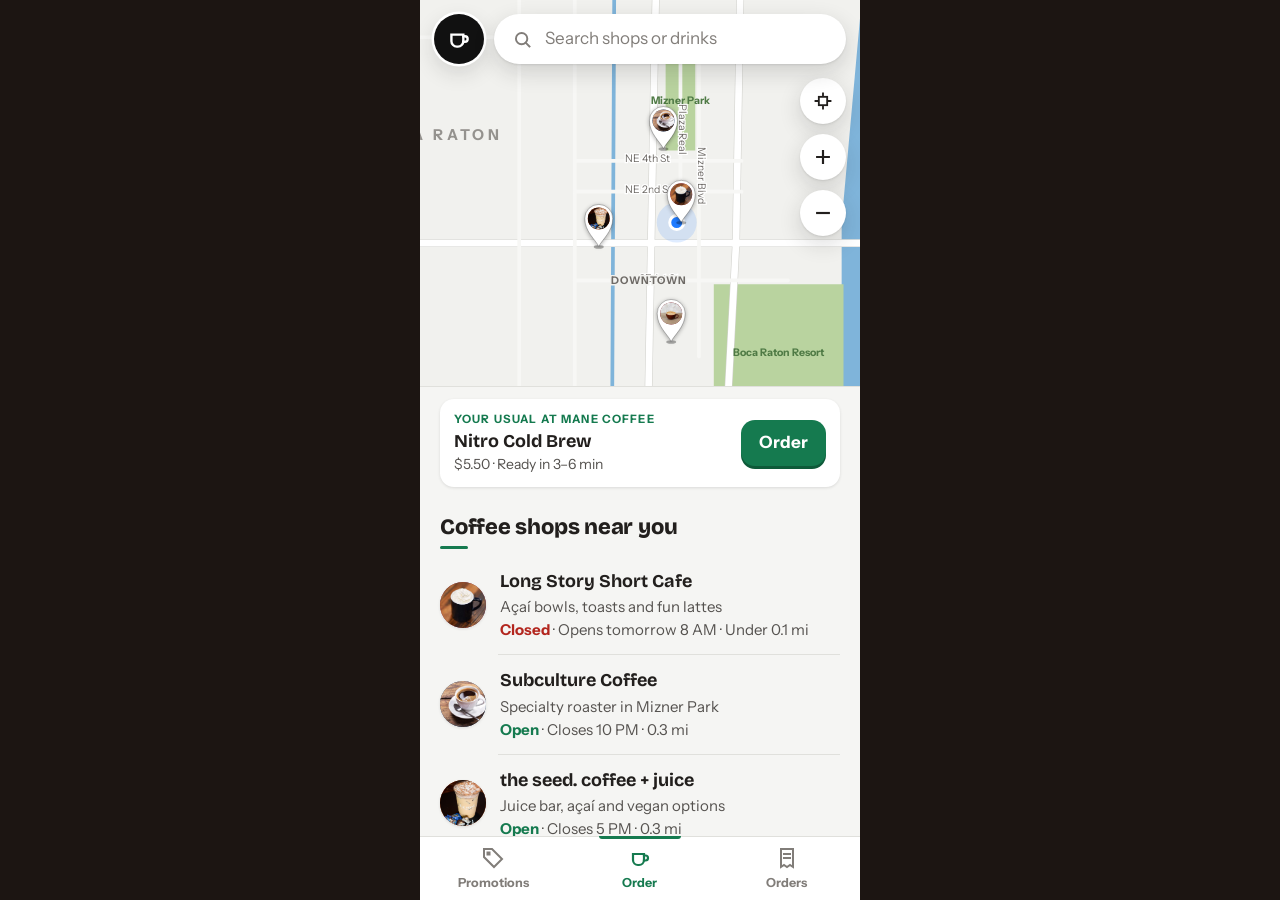
<file: index.html>
<!DOCTYPE html>
<html lang="en">
<head>
<meta charset="utf-8">
<meta name="viewport" content="width=device-width, initial-scale=1, viewport-fit=cover">
<title>On the Go</title>
<meta name="description" content="Order ahead from Boca Raton coffee shops and pick it up on your way.">
<meta name="theme-color" content="#F5F5F3">
<link rel="apple-touch-icon" href="img/icon/apple-touch-icon.png">
<link rel="icon" type="image/png" sizes="192x192" href="img/icon/icon-192.png">
<link rel="manifest" href="manifest.webmanifest">
<meta name="apple-mobile-web-app-title" content="On the Go">
<meta name="apple-mobile-web-app-capable" content="yes">
<link rel="preconnect" href="https://fonts.googleapis.com">
<link rel="preconnect" href="https://fonts.gstatic.com" crossorigin>
<link rel="stylesheet" href="https://fonts.googleapis.com/css2?family=Bricolage+Grotesque:opsz,wght@12..96,700;12..96,800&family=Instrument+Sans:wght@400;500;600;700&display=swap">
<link rel="stylesheet" href="css/styles.css">
</head>
<body>
<!--OTG-START-->
<div class="stage">
<div class="app" id="app">

  <section class="screen has-tabs is-active" data-screen="map" aria-label="Order">
    <div class="map-area">
      <svg class="map-svg" id="mapSvg" viewBox="0 0 1300 1300" preserveAspectRatio="xMidYMid slice" role="img" aria-label="Map of coffee shops in Boca Raton"></svg>
      <div class="float-top">
        <span class="logo" id="logo" aria-hidden="true"></span>
        <label class="search"><span id="searchIcon" aria-hidden="true"></span>
          <input id="q" type="search" placeholder="Search shops or drinks" autocomplete="off" enterkeyhint="search" aria-label="Search coffee shops or drinks">
          <button class="clear" id="qClear" type="button" hidden>Clear</button>
        </label>
      </div>
      <div class="map-credit">Imagery © Esri, Maxar, Earthstar Geographics</div>
      <div class="map-btns">
        <button class="round" id="locate" aria-label="Show my location"></button>
        <button class="round" id="zoomIn" aria-label="Zoom in"></button>
        <button class="round" id="zoomOut" aria-label="Zoom out"></button>
      </div>
    </div>
    <div class="sheet" id="sheet"><div class="sheet-body" id="sheetBody"></div></div>
  </section>

  <section class="screen" data-screen="menu" aria-label="Menu">
    <div class="nav"><button class="back" data-back><span class="bk"></span>Back to map</button><h1 id="menuTitle" class="sr-only"></h1></div>
    <div class="scroll" id="menuBody"></div>
    <div class="bottom-bar" id="cartBar" hidden></div>
  </section>

  <section class="screen" data-screen="cart" aria-label="Your order">
    <div class="nav"><button class="back" data-go="menu"><span class="bk"></span>Menu</button><h1>Your order</h1></div>
    <div class="scroll" id="cartBody"></div>
    <div class="bottom-bar" id="placeBar"></div>
  </section>

  <section class="screen has-tabs" data-screen="specials" aria-label="Promotions">
    <div class="scroll" id="specialsBody"></div>
  </section>

  <section class="screen has-tabs" data-screen="orders" aria-label="Orders">
    <div class="scroll" id="ordersBody"></div>
  </section>

  <nav class="tabbar" id="tabbar" aria-label="Main">
    <button class="tab" data-go="specials" data-icon="tag">Promotions</button>
    <button class="tab is-active" data-go="map" data-icon="cup">Order</button>
    <button class="tab" data-go="orders" data-icon="receipt">Orders</button>
  </nav>

  <div class="modal" id="itemModal" role="dialog" aria-modal="true" aria-labelledby="itemTitle">
    <div class="nav"><button class="back" data-close><span class="bk"></span>Menu</button></div>
    <div class="modal-body" id="modalBody"></div>
    <div class="modal-foot" id="modalFoot"></div>
  </div>
</div>
</div>
<!--OTG-END-->
<script src="js/photos.js"></script>
<script src="js/mapdata.js"></script>
<script src="js/data.js"></script>
<script src="js/app.js"></script>
</body>
</html>
</file>
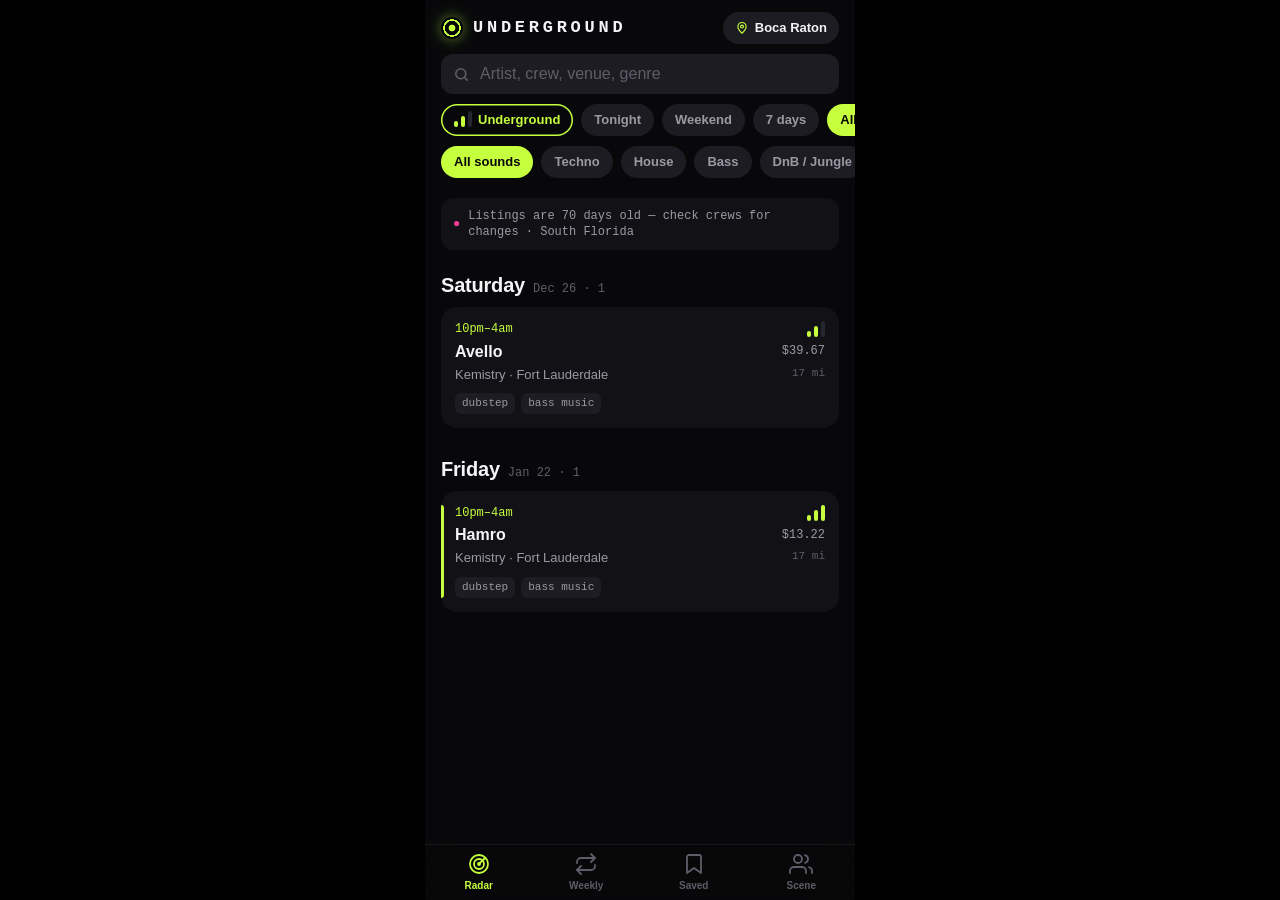
<file: underground/index.html>
<!DOCTYPE html>
<html lang="en">
<head>
<meta charset="utf-8">
<meta name="viewport" content="width=device-width, initial-scale=1, viewport-fit=cover">
<title>Underground</title>
<meta name="description" content="Find underground raves, warehouse parties and club nights across South Florida.">
<meta name="theme-color" content="#08080A">
<link rel="stylesheet" href="css/styles.css">
</head>
<body>
<div class="stage">
<div class="app" id="app">

  <section class="screen has-tabs is-active" data-screen="radar" aria-label="Radar">
    <header class="top">
      <div class="brand">
        <span class="mark" aria-hidden="true"></span>
        <h1>UNDERGROUND</h1>
        <button class="loc" id="locBtn" type="button" aria-label="Change location"></button>
      </div>
      <label class="search">
        <span class="ico" data-icon="search" aria-hidden="true"></span>
        <input id="q" type="search" placeholder="Artist, crew, venue, genre" autocomplete="off" enterkeyhint="search" aria-label="Search raves">
        <button class="clear" id="qClear" type="button" aria-label="Clear search" hidden></button>
      </label>
      <div class="chips scroller" id="whenChips" aria-label="Filters"></div>
      <div class="chips scroller" id="genreChips" aria-label="Sound"></div>
    </header>
    <div class="scroll" id="feed"></div>
  </section>

  <section class="screen has-tabs" data-screen="weekly" aria-label="Weekly">
    <header class="top plain"><h2>Every week</h2><p class="sub">Standing nights. Show up, become a regular, meet the crews.</p></header>
    <div class="scroll" id="weekly"></div>
  </section>

  <section class="screen has-tabs" data-screen="saved" aria-label="Saved">
    <header class="top plain"><h2>Saved</h2><p class="sub">Your lineup. Add to calendar before the details drop.</p></header>
    <div class="scroll" id="saved"></div>
  </section>

  <section class="screen has-tabs" data-screen="scene" aria-label="Scene">
    <header class="top plain"><h2>The scene</h2><p class="sub">How people actually find the good ones.</p></header>
    <div class="scroll" id="scene"></div>
  </section>

  <nav class="tabbar" aria-label="Main">
    <button class="tab is-active" data-go="radar" data-icon="radar">Radar</button>
    <button class="tab" data-go="weekly" data-icon="repeat">Weekly</button>
    <button class="tab" data-go="saved" data-icon="bookmark">Saved</button>
    <button class="tab" data-go="scene" data-icon="users">Scene</button>
  </nav>

  <div class="modal" id="modal" role="dialog" aria-modal="true" aria-label="Event">
    <div class="scrim" data-close></div>
    <div class="panel">
      <div class="grabber" aria-hidden="true"></div>
      <div class="panel-body" id="modalBody"></div>
    </div>
  </div>

  <div class="toast" id="toast" role="status" aria-live="polite"></div>
</div>
</div>
<script src="js/events.js"></script>
<script src="js/app.js"></script>
</body>
</html>
</file>
<file: css/styles.css>
/* On the Go
   Three looks, switchable from the Orders tab. Each one colors the whole screen: ground, bars,
   cards, section marks, map. One "hot" color is reserved for the thing to do next (place order,
   add to bag, live ready-time) and nothing else; "accent" covers checks, active states and
   secondary fills. Type: Bricolage Grotesque for names and numbers, Instrument Sans for the rest.
   Round for anything that floats or identifies a shop (logo, search, pins, tiles); 14px on
   controls and cards. Text 16px+, taps 44px+, contrast 4.5:1+. */

/* Boca Stucco (default): neutral ground (pink tint off for now), espresso ink, palm green for actions. */
.app, .app[data-look="stucco"] {
  --bg: #F5F5F3; --surface: #FFFFFF; --soft: #E6E6E3; --tint: #DDEBE0; --deep: #221F1D;
  --ink: #221F1D; --ink-2: #55524F; --ink-3: #817D79; --line: #E0E0DC;
  --accent: #157A4F; --on-accent: #FFFFFF; --accent-edge: #0E5A39;
  --hot: #157A4F; --on-hot: #FFFFFF; --hot-edge: #0E5A39;
  --nav-bg: #221F1D; --nav-fg: #F5F5F3;
  --tab-bg: #FFFFFF; --tab-fg: #817D79; --tab-on: #157A4F; --tab-line: #E0E0DC;
  --link: #157A4F; --ok: #157A4F; --closed: #B3261E; --sun: #FFD166; --on-sun: #221F1D;
  --map-land: #F1F1EE; --map-block: #E4E4E0; --map-water: #7FB4DA; --map-park: #B9D39F; --map-campus: #EAEAE6;
  --map-road: #FFFFFF; --map-road-minor: #F7F7F5; --map-hwy: #F0C97C; --map-casing: #D2D2CD; --map-label: #6E6A66; --map-water-label: #25587F; --map-halo: #F1F1EE;
  --me: #1F7BFF; --shadow: 0 1px 2px rgba(34,31,29,.10), 0 8px 22px rgba(34,31,29,.16); --shadow-sm: 0 1px 3px rgba(34,31,29,.12);
  --r: 14px; --r-btn: 14px; --tee: #FFFFFF; --tee-edge: #221F1D;
  --tab-h: 64px;
  --font: "Instrument Sans", -apple-system, BlinkMacSystemFont, "Segoe UI", Roboto, "Helvetica Neue", Arial, sans-serif;
  --font-display: "Bricolage Grotesque", "Instrument Sans", -apple-system, BlinkMacSystemFont, "Segoe UI", Roboto, Arial, sans-serif;
}
/* Florida Room: buttermilk ground, pine ink, hibiscus coral for actions. */
.app[data-look="florida"] {
  --bg: #F3EACB; --surface: #FFFCF0; --soft: #E9DDB2; --tint: #E3E8D2; --deep: #17352A;
  --ink: #17352A; --ink-2: #4F6156; --ink-3: #7A8A7E; --line: #E0D4AE;
  --accent: #17352A; --on-accent: #F3EACB; --accent-edge: #0B1F17;
  --hot: #EF5A45; --on-hot: #17352A; --hot-edge: #C43F2D;
  --nav-bg: #17352A; --nav-fg: #F3EACB;
  --tab-bg: #17352A; --tab-fg: #A9BDB1; --tab-on: #EF5A45; --tab-line: #17352A;
  --link: #17352A; --ok: #1E7A34; --closed: #B3261E; --sun: #FFD166; --on-sun: #17352A;
  --map-land: #EFE6C7; --map-block: #E5DAB3; --map-water: #92C5CE; --map-park: #BFD6A3; --map-campus: #E9E0C1;
  --map-road: #FFFCF0; --map-road-minor: #F6EFD6; --map-hwy: #F2CF7A; --map-casing: #D6CCA4; --map-label: #6B705E; --map-water-label: #2F6F6C; --map-halo: #EFE6C7;
  --shadow: 0 1px 2px rgba(23,53,42,.10), 0 8px 22px rgba(23,53,42,.16); --shadow-sm: 0 1px 3px rgba(23,53,42,.12);
  --tee: #FFFCF0; --tee-edge: #17352A;
}
/* Gotham: night city. Charcoal, steel text, one crimson for the next move. */
.app[data-look="gotham"] {
  color-scheme: dark;
  --bg: #0D1017; --surface: #171B24; --soft: #222836; --tint: #2A1620; --deep: #EEF1F6;
  --ink: #EEF1F6; --ink-2: #A6AFBE; --ink-3: #6C7688; --line: #262C3A;
  --accent: #D11A3A; --on-accent: #FFFFFF; --accent-edge: #8E0F27;
  --hot: #D11A3A; --on-hot: #FFFFFF; --hot-edge: #8E0F27;
  --nav-bg: #171B24; --nav-fg: #EEF1F6;
  --tab-bg: #0D1017; --tab-fg: #6C7688; --tab-on: #D11A3A; --tab-line: #262C3A;
  --link: #EEF1F6; --ok: #58D18C; --closed: #FF7A85; --sun: #FFD166; --on-sun: #0D1017;
  --map-land: #11141B; --map-block: #181C25; --map-water: #16304A; --map-park: #16281D; --map-campus: #1A1E27;
  --map-road: #2E3543; --map-road-minor: #202632; --map-hwy: #52402A; --map-casing: #0D1017; --map-label: #8C96A8; --map-water-label: #6B9BD1; --map-halo: #11141B;
  --shadow: 0 1px 2px rgba(0,0,0,.5), 0 10px 26px rgba(0,0,0,.6); --shadow-sm: 0 0 0 1px #262C3A;
  --tee: #EEF1F6; --tee-edge: #0D1017;
}
.app[data-look="gotham"] .sheet, .app[data-look="gotham"] .cats, .app[data-look="gotham"] .bottom-bar, .app[data-look="gotham"] .modal-foot { border-color: var(--line); }
.app[data-look="gotham"] .logo { background: var(--surface); color: var(--ink); box-shadow: 0 0 0 2px var(--line), var(--shadow); }
.app[data-look="gotham"] .search, .app[data-look="gotham"] .round { box-shadow: 0 0 0 1px var(--line), var(--shadow); }
.app[data-look="gotham"] .box { border-color: var(--ink-3); }
.app[data-look="gotham"] .btn--line { box-shadow: inset 0 0 0 2px var(--ink-3); }
.app[data-look="gotham"] .been-badge circle { fill: var(--ink); }
.app[data-look="gotham"] .been-badge path { stroke: var(--bg); }
.app[data-look="gotham"] .cat.is-on, .app[data-look="gotham"] .look button.is-on { background: var(--ink); color: var(--bg); }
.app[data-look="gotham"] .pick { background: var(--tint); color: #FF8A9C; }
.app[data-look="gotham"] .eta-box b, .app[data-look="gotham"] .status .big { color: #FF8A9C; }

* { box-sizing: border-box; -webkit-tap-highlight-color: transparent; }
[hidden] { display: none !important; }
html, body { height: 100%; }
body { margin: 0; background: #1C1512; color: #F6E4DD; font-family: "Instrument Sans", -apple-system, BlinkMacSystemFont, "Segoe UI", Roboto, "Helvetica Neue", Arial, sans-serif; font-size: 17px; line-height: 1.4; -webkit-font-smoothing: antialiased; }
button, input { font: inherit; color: inherit; }
button { cursor: pointer; border: 0; background: none; padding: 0; text-align: inherit; }
:focus-visible { outline: 3px solid var(--hot); outline-offset: 2px; }
h1, h2, h3, p { margin: 0; }
svg { display: block; }
a { color: var(--link); }
@media (prefers-reduced-motion: reduce) { * { animation: none !important; transition: none !important; scroll-behavior: auto !important; } }
.sr-only { position: absolute; width: 1px; height: 1px; overflow: hidden; clip: rect(0 0 0 0); white-space: nowrap; }

/* ---------- shell ---------- */
.stage { height: 100%; display: flex; justify-content: center; }
.app { position: relative; width: 100%; max-width: 440px; height: 100%; background: var(--bg); color: var(--ink); overflow: hidden; font-family: var(--font); }
.screen { position: absolute; inset: 0; display: none; flex-direction: column; background: var(--bg); }
.screen.is-active { display: flex; }
.scroll { flex: 1; overflow-y: auto; overscroll-behavior: contain; }
.has-tabs .scroll { padding-bottom: calc(var(--tab-h) + env(safe-area-inset-bottom, 0px)); }
.grow { flex: 1; min-width: 0; }

.nav { flex: none; display: flex; align-items: center; gap: 4px; min-height: 44px; padding: 0 8px 0 4px; background: var(--nav-bg); color: var(--nav-fg); }
.nav .back { display: flex; align-items: center; height: 44px; padding: 0 10px 0 4px; font-size: 15px; font-weight: 600; color: var(--nav-fg); }
.nav .back svg { width: 20px; height: 20px; }
.nav h1 { font-family: var(--font-display); font-size: 16px; font-weight: 700; white-space: nowrap; overflow: hidden; text-overflow: ellipsis; }
.page-title { font-family: var(--font-display); font-size: 34px; font-weight: 800; letter-spacing: -0.02em; padding: 22px 20px 6px; }

.tabbar { position: absolute; left: 0; right: 0; bottom: 0; z-index: 30; display: grid; grid-template-columns: 1fr 1fr 1fr;
  height: calc(var(--tab-h) + env(safe-area-inset-bottom, 0px)); padding-bottom: env(safe-area-inset-bottom, 0px); background: var(--tab-bg); border-top: 1px solid var(--tab-line); }
.tab { position: relative; display: flex; flex-direction: column; align-items: center; justify-content: center; gap: 4px; font-size: 12.5px; font-weight: 700; color: var(--tab-fg); }
.tab::before { content: ""; position: absolute; top: -1px; left: 22%; right: 22%; height: 3px; border-radius: 0 0 3px 3px; background: transparent; }
.tab svg { width: 24px; height: 24px; }
.tab.is-active { color: var(--tab-on); }
.tab.is-active::before { background: var(--tab-on); }

/* ---------- controls ---------- */
.btn { display: flex; align-items: center; justify-content: center; gap: 10px; min-height: 56px; padding: 0 22px; border-radius: var(--r-btn); background: var(--accent); color: var(--on-accent); font-size: 17px; font-weight: 700; width: 100%; text-decoration: none; box-shadow: 0 3px 0 var(--accent-edge); transition: filter .15s, transform .08s, box-shadow .08s; }
.btn:hover { filter: brightness(1.06); }
.btn:active { transform: translateY(2px); box-shadow: 0 1px 0 var(--accent-edge); }
.btn--line { background: var(--surface); color: var(--ink); box-shadow: inset 0 0 0 2px var(--ink); }
.btn--line:active { box-shadow: inset 0 0 0 2px var(--ink); transform: scale(.985); }
.btn--hot { background: var(--hot); color: var(--on-hot); box-shadow: 0 3px 0 var(--hot-edge); }
.btn--hot:active { box-shadow: 0 1px 0 var(--hot-edge); }
.btn--split { justify-content: space-between; }
.btn--auto { width: auto; display: inline-flex; }
.btn[disabled] { background: var(--soft); color: var(--ink-3); box-shadow: none; cursor: default; transform: none; filter: none; }
.sq { width: 44px; height: 44px; border-radius: 50%; display: grid; place-items: center; background: var(--soft); color: var(--ink); flex: none; }
.sq svg { width: 20px; height: 20px; }
.sq[disabled] { opacity: .35; cursor: default; }
.link { color: var(--link); font-size: 16px; font-weight: 700; text-decoration: underline; text-underline-offset: 3px; min-height: 44px; display: inline-flex; align-items: center; }
.link[disabled] { color: var(--ink-3); }

/* rows */
.row { display: flex; align-items: center; gap: 14px; width: 100%; min-height: 72px; padding: 14px 20px; position: relative; }
.row + .row::before { content: ""; position: absolute; top: 0; left: 78px; right: 20px; border-top: 1px solid var(--line); }
.row .t { font-family: var(--font-display); font-size: 18px; font-weight: 700; }
.row .s { font-size: 15px; color: var(--ink-2); margin-top: 2px; }
.row .end { margin-left: auto; font-size: 15px; color: var(--ink-2); text-align: right; flex: none; font-variant-numeric: tabular-nums; }
.row .go { width: 20px; height: 20px; color: var(--ink-3); flex: none; }
/* section mark: small caps label with a short accent dash beneath, not a full-width rule */
.head { font-family: var(--font-display); font-size: 22px; font-weight: 800; letter-spacing: -0.01em; line-height: 1.15; padding: 24px 20px 6px; color: var(--ink); position: relative; }
.head::after { content: ""; display: block; width: 28px; height: 3px; margin-top: 6px; background: var(--accent); border-radius: 2px; }
.sheet .head, [data-screen="menu"] .head { margin-left: 20px; margin-right: 20px; padding-left: 0; padding-right: 0; }
.head small { font-family: var(--font); font-weight: 600; letter-spacing: 0; color: var(--ink-3); margin-left: 8px; font-size: 13px; }
.open { color: var(--ok); font-weight: 700; }
.closed { color: var(--closed); font-weight: 700; }
.pick { display: inline-block; margin-top: 8px; padding: 3px 10px; border-radius: 6px; background: var(--sun); color: var(--on-sun); font-size: 13px; font-weight: 700; }
.been { display: inline-block; margin-top: 8px; margin-right: 6px; padding: 3px 10px; border-radius: 6px; background: var(--tint); color: var(--ink); font-size: 13px; font-weight: 700; }
.note { font-size: 15px; color: var(--ink-3); padding: 12px 20px; }
.day { font-family: var(--font-display); font-size: 15px; font-weight: 700; color: var(--ink); padding: 18px 20px 4px; }

/* ---------- map ---------- */
.map-area { position: relative; flex: 1; min-height: 0; }
.map-svg { position: absolute; inset: 0; width: 100%; height: 100%; touch-action: none; cursor: grab; user-select: none; background: var(--map-land); --k: 1; }
.map-svg.is-dragging { cursor: grabbing; }
.map-svg text { font-family: var(--font); pointer-events: none; }
.map-svg.is-far .map-street, .map-svg.is-far .pin-name { display: none; }
.map-svg.is-mid .pin:not(.is-selected) .pin-name { display: none; }
.water { fill: var(--map-water); }
.water-line { fill: none; stroke: var(--map-water); stroke-linecap: round; stroke-linejoin: round; }
.area--park { fill: var(--map-park); }
.area--campus { fill: var(--map-campus); }
.area--grey { fill: var(--map-block); }
.runway { fill: none; stroke: var(--map-road); }
.road { fill: none; stroke-linecap: round; stroke-linejoin: round; }
.road--hwy { stroke: var(--map-hwy); }
.road--major { stroke: var(--map-road); }
.road--minor { stroke: var(--map-road-minor); }
.road-casing { fill: none; stroke: var(--map-casing); stroke-linecap: round; stroke-linejoin: round; }
.map-label { fill: var(--map-label); font-size: calc(11px * var(--k)); font-weight: 700; letter-spacing: .1em; text-transform: uppercase; paint-order: stroke; stroke: var(--map-halo); stroke-width: calc(3px * var(--k)); }
.map-label--water { fill: var(--map-water-label); font-style: italic; font-weight: 600; letter-spacing: .04em; text-transform: none; stroke: none; font-size: calc(14px * var(--k)); }
.map-label--city { font-size: calc(15px * var(--k)); letter-spacing: .24em; opacity: .7; }
.map-label--area { font-size: calc(10.5px * var(--k)); }
.map-street { fill: var(--map-label); font-size: calc(10.5px * var(--k)); paint-order: stroke; stroke: var(--map-road); stroke-width: calc(2.5px * var(--k)); }
.map-street--area { fill: #4F7A45; stroke: none; font-weight: 700; }
.pin { cursor: pointer; }
.pin-body { fill: var(--tee); stroke: rgba(0,0,0,.25); stroke-width: 1; filter: drop-shadow(0 1.5px 2px rgba(0,0,0,.35)); }
.pin-shadow { fill: rgba(0,0,0,.3); }
.pin-mono { font-family: var(--font-display); font-weight: 800; letter-spacing: -.02em; }
.pin.is-selected .pin-body { fill: var(--hot); stroke: var(--hot-edge); }
.pin-name { font-family: var(--font-display); font-size: 12.5px; font-weight: 700; fill: var(--ink); paint-order: stroke; stroke: var(--map-halo); stroke-width: 3.5px; stroke-linejoin: round; }
.pin-deal rect { fill: var(--sun); stroke: var(--on-sun); stroke-width: 1.5; }
.pin-deal text { fill: var(--on-sun); font-size: 12px; font-weight: 700; }
.pin-deal .k { font-size: 9.5px; font-weight: 800; letter-spacing: .08em; }
.been-badge circle { fill: var(--accent); stroke: var(--map-halo); stroke-width: 2; }
.been-badge path { fill: none; stroke: var(--on-accent); stroke-width: 2.2; stroke-linecap: round; stroke-linejoin: round; }
.map-credit { display: none; position: absolute; right: 6px; bottom: 6px; font-size: 10px; line-height: 1; padding: 3px 5px; border-radius: 4px; background: rgba(0,0,0,.45); color: #FFFFFF; pointer-events: none; }
/* labels over satellite imagery: white type on a dark halo (only once a tile has loaded) */
.map-area:has(.has-sat) .map-credit { display: block; }
.map-svg.has-sat { --map-label: #FFFFFF; --map-halo: rgba(0,0,0,.7); --map-road: rgba(0,0,0,.7); --map-water-label: #CFE8FF; }
.map-svg.has-sat .map-label--water { paint-order: stroke; stroke: var(--map-halo); stroke-width: calc(3px * var(--k)); }
.map-svg.has-sat .map-street--area { fill: #D8F0C8; stroke: var(--map-halo); }
.map-svg.has-sat .pin-name, .map-svg.has-sat .pin.is-selected .pin-name { fill: #FFFFFF; stroke: rgba(0,0,0,.75); }
.me-dot { fill: var(--me); stroke: #FFFFFF; stroke-width: 3; }
.me-ring { fill: var(--me); opacity: .14; }

.logo { width: 50px; height: 50px; border-radius: 50%; background: #111111; color: #FFFFFF; display: grid; place-items: center; flex: none; box-shadow: 0 0 0 2.5px var(--surface), var(--shadow); }
.logo svg { width: 26px; height: 26px; }
.float-top { position: absolute; top: 14px; left: 14px; right: 14px; z-index: 6; display: flex; align-items: center; gap: 10px; }
.search { flex: 1; display: flex; align-items: center; gap: 10px; height: 50px; padding: 0 18px; border-radius: 999px; background: var(--surface); box-shadow: var(--shadow); }
.search svg { width: 21px; height: 21px; color: var(--ink-3); flex: none; }
.search input { flex: 1; min-width: 0; border: 0; outline: none; background: transparent; font-size: 17px; color: var(--ink); }
.search input::placeholder { color: var(--ink-3); }
.search input::-webkit-search-cancel-button { display: none; }
.search .clear { font-size: 15px; font-weight: 700; color: var(--link); padding: 8px 0 8px 8px; }
.map-btns { position: absolute; right: 14px; top: 78px; z-index: 5; display: flex; flex-direction: column; gap: 10px; }
.round { width: 46px; height: 46px; border-radius: 50%; display: grid; place-items: center; background: var(--surface); color: var(--ink); box-shadow: var(--shadow); }
.round svg { width: 20px; height: 20px; }

.sheet { flex: none; background: var(--bg); border-top: 1px solid var(--line); display: flex; flex-direction: column; max-height: 50%; margin-bottom: calc(var(--tab-h) + env(safe-area-inset-bottom, 0px)); }
.sheet-body { overflow-y: auto; overscroll-behavior: contain; }
.sheet .head { margin-top: 0; }
.usual { display: flex; align-items: center; gap: 12px; margin: 12px 20px 4px; padding: 12px 14px; border-radius: var(--r); background: var(--surface); box-shadow: var(--shadow-sm); }
.usual .k { font-size: 11.5px; font-weight: 700; letter-spacing: .1em; text-transform: uppercase; color: var(--accent); }
.usual .n { font-family: var(--font-display); font-size: 18px; font-weight: 700; margin-top: 2px; }
.usual .p { font-size: 14px; color: var(--ink-2); margin-top: 1px; }
.usual .btn { width: auto; min-height: 46px; padding: 0 18px; flex: none; }

/* shop identity */
.tile { border-radius: 50%; width: 46px; height: 46px; display: grid; place-items: center; flex: none; font-family: var(--font-display); font-size: 15px; font-weight: 800; letter-spacing: -.02em; box-shadow: var(--shadow-sm); position: relative; overflow: hidden; }
.tile img { position: absolute; inset: 0; width: 100%; height: 100%; object-fit: cover; }
.tile--big { width: 64px; height: 64px; font-size: 21px; box-shadow: inset 0 0 0 2px currentColor; }
.band { display: flex; align-items: center; gap: 16px; padding: 22px 20px; }
.band h2 { font-family: var(--font-display); font-size: 27px; font-weight: 800; letter-spacing: -0.01em; line-height: 1.1; }
.band p { font-size: 15.5px; margin-top: 5px; opacity: .92; }
.band--thin { padding: 14px 20px; }
.band--thin h2 { font-size: 20px; }

/* ---------- menu ---------- */
.menu-top { padding: 14px 20px; }
.chips { display: flex; flex-wrap: wrap; gap: 8px; }
.chip { display: inline-flex; align-items: center; min-height: 34px; padding: 0 12px; border-radius: 8px; background: var(--surface); box-shadow: inset 0 0 0 1.5px var(--line); font-size: 14.5px; font-weight: 600; color: var(--ink); }
.chip--dark { background: var(--hot); color: var(--on-hot); font-weight: 700; box-shadow: none; }
.chip--dark::before { content: ""; width: 8px; height: 8px; border-radius: 50%; background: currentColor; margin-right: 8px; }
@media (prefers-reduced-motion: no-preference) { .chip--dark::before { animation: live 1.6s ease-in-out infinite; } @keyframes live { 50% { opacity: .25; } } }
.chip .open, .chip .closed { margin-right: 4px; }
.addr-line { font-size: 15px; color: var(--ink-2); margin-top: 12px; }
.addr-line a { font-weight: 700; }
.warn-line { margin-top: 12px; padding: 10px 12px; border-radius: 10px; background: var(--sun); color: var(--on-sun); font-size: 15px; font-weight: 600; }
.reason { display: inline-block; margin-left: 8px; font-size: 11px; font-weight: 700; letter-spacing: .08em; text-transform: uppercase; color: var(--accent); vertical-align: 2px; }
.reason--sun { color: #8A6A00; }
.cats { position: sticky; top: 0; z-index: 2; display: flex; gap: 6px; overflow-x: auto; padding: 10px 14px; background: var(--bg); border-bottom: 1px solid var(--line); scrollbar-width: none; }
.cats::-webkit-scrollbar { display: none; }
.cat { flex: none; min-height: 38px; padding: 0 15px; border-radius: 10px; font-size: 15.5px; font-weight: 700; color: var(--ink-2); }
.cat.is-on { background: var(--deep); color: var(--bg); }
.menu-group { scroll-margin-top: 58px; }
.item { display: flex; gap: 14px; width: 100%; min-height: 92px; padding: 14px 20px; align-items: flex-start; position: relative; }
.item + .item::before { content: ""; position: absolute; top: 0; left: 20px; right: 20px; border-top: 1px solid var(--line); }
.item .n { font-family: var(--font-display); font-size: 18px; font-weight: 700; }
.item .d { font-size: 15px; color: var(--ink-2); margin-top: 3px; line-height: 1.4; }
.item .p { font-family: var(--font-display); font-size: 16px; font-weight: 700; margin-top: 6px; font-variant-numeric: tabular-nums; }
.item .thumb { width: 92px; height: 92px; border-radius: 12px; object-fit: cover; flex: none; background: var(--soft); box-shadow: var(--shadow-sm); }
.item .qty { display: inline-block; margin-top: 8px; padding: 2px 9px; border-radius: 6px; background: var(--hot); color: var(--on-hot); font-size: 13.5px; font-weight: 700; }
.feature { margin: 12px 20px 4px; padding: 10px 0 2px; border-radius: var(--r); background: var(--tint); color: var(--ink); }
.feature-k { font-size: 12px; font-weight: 700; letter-spacing: .1em; text-transform: uppercase; padding: 0 16px; color: var(--accent); }
.feature .item { padding-left: 16px; padding-right: 16px; }
.feature .item .d { color: var(--ink-2); }
.feature .item::before { display: none; }
.feature .reason { display: none; }
.feature .item .thumb { box-shadow: none; }
[data-screen="menu"] .note { padding: 18px 20px 28px; }
.bottom-bar { flex: none; padding: 10px 16px calc(12px + env(safe-area-inset-bottom, 0px)); background: var(--bg); border-top: 1px solid var(--line); }
.has-tabs .bottom-bar { margin-bottom: calc(var(--tab-h) + env(safe-area-inset-bottom, 0px)); }

/* ---------- item screen ---------- */
.modal { position: absolute; inset: 0; z-index: 40; display: none; background: var(--bg); flex-direction: column; }
.modal.is-open { display: flex; }
.modal-body { flex: 1; overflow-y: auto; }
.hero-img { display: block; width: calc(100% - 40px); margin: 16px 20px 0; height: 240px; object-fit: cover; border-radius: var(--r); background: var(--soft); box-shadow: var(--shadow-sm); }
.item-head { padding: 18px 20px 8px; }
.item-head h2 { font-family: var(--font-display); font-size: 30px; font-weight: 800; letter-spacing: -0.01em; line-height: 1.1; text-wrap: balance; }
.item-head .p { font-family: var(--font-display); font-size: 20px; font-weight: 700; margin-top: 8px; color: var(--accent); }
.item-head .d { font-size: 16px; color: var(--ink-2); margin-top: 8px; line-height: 1.45; }
.group-head { display: flex; align-items: baseline; justify-content: space-between; padding: 22px 0 6px; margin: 0 20px; border-bottom: 1px solid var(--line); color: var(--ink-2); }
.group-head h3 { font-size: 12.5px; font-weight: 700; text-transform: uppercase; letter-spacing: .12em; }
.group-head span { font-size: 13px; font-weight: 600; color: var(--ink-3); }
.choice { display: flex; align-items: center; gap: 14px; width: 100%; min-height: 58px; padding: 8px 20px; font-size: 17px; position: relative; }
.choice + .choice::before { content: ""; position: absolute; top: 0; left: 62px; right: 20px; border-top: 1px solid var(--line); }
.choice .x { margin-left: auto; font-size: 15.5px; color: var(--ink-2); font-variant-numeric: tabular-nums; }
.box { width: 28px; height: 28px; border-radius: 8px; border: 2px solid var(--ink); flex: none; display: grid; place-items: center; background: var(--surface); color: transparent; }
.box svg { width: 18px; height: 18px; }
.choice.is-on .box { background: var(--accent); border-color: var(--accent); color: var(--on-accent); }
.choice.is-on { font-weight: 700; }
.stepper { display: flex; align-items: center; gap: 6px; margin-left: auto; }
.stepper b { min-width: 34px; height: 44px; display: grid; place-items: center; font-family: var(--font-display); font-size: 20px; font-weight: 700; font-variant-numeric: tabular-nums; }
.modal-foot { flex: none; display: flex; gap: 12px; align-items: center; padding: 12px 16px calc(14px + env(safe-area-inset-bottom, 0px)); background: var(--bg); border-top: 1px solid var(--line); }
.modal-foot .stepper { margin-left: 0; }
.modal-foot .btn { flex: 1; }

/* ---------- your order ---------- */
.eta-box { margin: 14px 20px 6px; padding: 16px 18px; border-radius: var(--r); background: var(--tint); }
.eta-box b { display: block; font-family: var(--font-display); font-size: 26px; font-weight: 800; letter-spacing: -0.01em; color: var(--accent); }
.eta-box span { display: block; font-size: 15px; color: var(--ink-2); margin-top: 4px; }
.line { display: flex; gap: 12px; padding: 14px 20px; position: relative; }
.line + .line::before { content: ""; position: absolute; top: 0; left: 20px; right: 20px; border-top: 1px solid var(--line); }
.line .n { font-family: var(--font-display); font-size: 18px; font-weight: 700; }
.line .m { font-size: 15px; color: var(--ink-2); margin-top: 3px; }
.line .edit { display: flex; align-items: center; gap: 16px; margin-top: 10px; }
.line .edit .stepper { margin-left: 0; }
.line .pr { font-family: var(--font-display); font-size: 17px; font-weight: 700; flex: none; font-variant-numeric: tabular-nums; }
.sum { margin: 8px 20px 0; padding: 14px 0; display: grid; grid-template-columns: 1fr auto; gap: 8px; font-size: 16px; color: var(--ink-2); font-variant-numeric: tabular-nums; border-top: 1px solid var(--line); }
.sum .tot { font-family: var(--font-display); font-size: 22px; font-weight: 800; color: var(--ink); padding-top: 6px; }

/* ---------- orders ---------- */
.status { margin: 8px 20px 0; padding: 18px 18px 16px; border-radius: var(--r); background: var(--tint); }
.status .big { font-family: var(--font-display); font-size: 28px; font-weight: 800; letter-spacing: -0.01em; color: var(--accent); }
.status .when { font-size: 17px; font-weight: 600; color: var(--ink); margin-top: 4px; }
.status .where { font-size: 15px; color: var(--ink-2); margin-top: 6px; }
.steps { list-style: none; margin: 16px 0 0; padding: 0; }
.steps li { display: flex; align-items: center; gap: 12px; min-height: 44px; font-size: 16.5px; color: var(--ink-3); }
.steps li.done, .steps li.now { color: var(--ink); font-weight: 700; }
.steps .box { width: 24px; height: 24px; border-radius: 50%; border-color: var(--ink-3); background: transparent; }
.steps li.done .box { background: var(--accent); border-color: var(--accent); color: var(--on-accent); }
.steps li.now .box { border-color: var(--hot); border-width: 5px; background: var(--surface); }
.code { font-size: 16px; color: var(--ink-2); margin-top: 14px; }
.code b { font-family: var(--font-display); color: var(--ink); font-size: 32px; font-weight: 800; letter-spacing: .04em; margin-left: 8px; }
.status .actions { display: grid; grid-template-columns: 1fr 1fr; gap: 8px; margin-top: 16px; }
.empty { padding: 56px 28px; text-align: center; }
.empty h2 { font-family: var(--font-display); font-size: 24px; font-weight: 800; letter-spacing: -0.01em; }
.empty p { font-size: 16px; color: var(--ink-2); margin-top: 8px; }
.empty .btn { margin: 22px auto 0; }
.look { display: flex; align-items: center; gap: 8px; padding: 18px 20px 28px; }
.look span { font-size: 15px; font-weight: 600; color: var(--ink-2); margin-right: auto; }
.look button { min-height: 40px; padding: 0 14px; border-radius: 10px; font-size: 14px; font-weight: 700; background: var(--surface); color: var(--ink); box-shadow: inset 0 0 0 1.5px var(--line); }
.look button.is-on { background: var(--deep); color: var(--bg); box-shadow: none; }

/* your order: items first, pickup assumed */
.line--big { align-items: center; padding: 16px 20px; }
.line--big .thumb { width: 72px; height: 72px; border-radius: 12px; object-fit: cover; flex: none; background: var(--soft); }
.line--big .n { font-size: 19px; }
.line--big .pr { font-size: 18px; align-self: flex-start; }
.pickup-card { display: flex; align-items: center; gap: 12px; margin: 8px 20px 0; padding: 12px 0 14px; border-top: 1px solid var(--line); }
.pickup-card .k { font-size: 11.5px; font-weight: 700; letter-spacing: .1em; text-transform: uppercase; color: var(--accent); }
.pickup-card .n { font-family: var(--font-display); font-size: 18px; font-weight: 700; margin-top: 2px; }
.pickup-card .p { font-size: 14px; color: var(--ink-2); }
.eta-box .link { min-height: 40px; margin-top: 4px; }
.times { display: flex; flex-wrap: wrap; gap: 8px; margin-top: 12px; }
.time { min-height: 42px; padding: 0 14px; border-radius: 10px; background: var(--surface); box-shadow: inset 0 0 0 1.5px var(--line); color: var(--ink); font-size: 15px; font-weight: 700; }
.time.is-on { background: var(--hot); color: var(--on-hot); box-shadow: none; }

/* shop picked on the map */
.pin.is-selected .pin-name { font-size: 14px; fill: var(--ink); }
.caption { font-size: 13px; color: var(--ink-3); padding: 6px 20px 0; }
.row.is-picked { background: var(--surface); }
</file>
<file: underground/css/styles.css>
/* Underground — after-dark styling: near-black, acid accent, system type. */

:root {
  color-scheme: dark;
  --bg: #08080A;
  --bg-2: #121216;
  --fill: #1C1C22;
  --fill-2: #26262E;
  --text: #F4F4F6;
  --text-2: #9A9AA6;
  --text-3: #5E5E6A;
  --sep: rgba(255, 255, 255, 0.08);
  --acid: #C6FF3D;
  --on-acid: #0A0A0A;
  --pink: #FF3D9A;
  --cyan: #3DDCFF;
  --scrim: rgba(0, 0, 0, 0.7);
  --tab-h: 56px;
  --font: -apple-system, BlinkMacSystemFont, "SF Pro Text", "Segoe UI", Roboto, "Helvetica Neue", Arial, sans-serif;
  --mono: ui-monospace, "SF Mono", Menlo, Consolas, "Liberation Mono", monospace;
}

* { box-sizing: border-box; -webkit-tap-highlight-color: transparent; }
[hidden] { display: none !important; }
html, body { height: 100%; }
body { margin: 0; background: #000; color: var(--text); font-family: var(--font); font-size: 16px; line-height: 1.35; -webkit-font-smoothing: antialiased; }
button, input, select { font: inherit; color: inherit; }
button { cursor: pointer; border: 0; background: none; padding: 0; text-align: inherit; }
a { color: inherit; }
:focus-visible { outline: 2px solid var(--acid); outline-offset: 2px; }
h1, h2, h3, p { margin: 0; }
svg { display: block; }

.stage { height: 100%; display: flex; justify-content: center; }
.app { position: relative; width: 100%; max-width: 430px; height: 100%; background: var(--bg); overflow: hidden; }

.screen { position: absolute; inset: 0; display: none; flex-direction: column; }
.screen.is-active { display: flex; }
.scroll { flex: 1; overflow-y: auto; overscroll-behavior: contain; padding: 4px 16px 24px; }
.has-tabs .scroll { padding-bottom: calc(var(--tab-h) + env(safe-area-inset-bottom, 0px) + 16px); }

/* header */
.top { flex: none; padding: calc(env(safe-area-inset-top, 0px) + 12px) 16px 10px; background: linear-gradient(var(--bg) 85%, transparent); display: grid; grid-template-columns: minmax(0, 1fr); gap: 10px; }
.top.plain { gap: 4px; padding-bottom: 14px; }
.top h2 { font-size: 28px; font-weight: 800; letter-spacing: -0.02em; }
.sub { color: var(--text-2); font-size: 14px; }
.brand { display: flex; align-items: center; gap: 10px; }
.brand h1 { font-family: var(--mono); font-size: 17px; font-weight: 800; letter-spacing: 0.22em; flex: 1; }
.mark { width: 22px; height: 22px; border-radius: 50%; background: radial-gradient(circle, var(--acid) 0 22%, transparent 23% 45%, var(--acid) 46% 56%, transparent 57%); box-shadow: 0 0 14px rgba(198, 255, 61, 0.45); }
.loc { display: flex; align-items: center; gap: 6px; height: 32px; padding: 0 12px; border-radius: 16px; background: var(--fill); font-size: 13px; font-weight: 600; }
.loc svg { width: 14px; height: 14px; color: var(--acid); }

.search { display: flex; align-items: center; gap: 8px; height: 40px; padding: 0 12px; border-radius: 12px; background: var(--fill); }
.search .ico svg { width: 17px; height: 17px; color: var(--text-3); }
.search input { flex: 1; min-width: 0; border: 0; background: none; outline: none; font-size: 16px; }
.search input::placeholder { color: var(--text-3); }
.search input::-webkit-search-cancel-button { display: none; }
.clear { width: 20px; height: 20px; border-radius: 50%; background: var(--text-3); display: grid; place-items: center; color: var(--bg); }
.clear svg { width: 11px; height: 11px; }

.chips { display: flex; gap: 8px; }
.scroller { overflow-x: auto; scrollbar-width: none; margin: 0 -16px; padding: 0 16px; }
.scroller::-webkit-scrollbar { display: none; }
.chip { flex: none; height: 32px; padding: 0 13px; border-radius: 16px; background: var(--fill); color: var(--text-2); font-size: 13px; font-weight: 600; white-space: nowrap; display: inline-flex; align-items: center; gap: 6px; }
.chip.is-on { background: var(--acid); color: var(--on-acid); }
.chip.depth .meter { height: 14px; }
.chip.depth svg { width: 14px; height: 14px; }
.chip.depth.is-on { background: transparent; color: var(--acid); box-shadow: inset 0 0 0 1.5px var(--acid); }

/* feed */
.banner { margin: 6px 0 4px; padding: 10px 12px; border-radius: 12px; background: var(--bg-2); color: var(--text-2); font-size: 12px; font-family: var(--mono); display: flex; gap: 8px; align-items: center; }
.banner b { color: var(--acid); font-weight: 600; }
.banner.stale b { color: var(--pink); }
.day { position: sticky; top: 0; z-index: 1; display: flex; align-items: baseline; gap: 8px; padding: 18px 0 8px; background: var(--bg); }
.day h3 { font-size: 20px; font-weight: 800; letter-spacing: -0.01em; }
.day span { color: var(--text-3); font-family: var(--mono); font-size: 12px; }

.card { width: 100%; display: grid; grid-template-columns: 1fr auto; gap: 4px 12px; padding: 14px; margin-bottom: 10px; border-radius: 16px; background: var(--bg-2); position: relative; overflow: hidden; }
.card.deep::before { content: ""; position: absolute; left: 0; top: 14px; bottom: 14px; width: 3px; border-radius: 0 3px 3px 0; background: var(--acid); }
.card .time { font-family: var(--mono); font-size: 12px; color: var(--acid); grid-column: 1; }
.card h4 { margin: 0; font-size: 16px; font-weight: 700; line-height: 1.25; grid-column: 1; display: -webkit-box; -webkit-line-clamp: 2; -webkit-box-orient: vertical; overflow: hidden; }
.card .where { color: var(--text-2); font-size: 13px; grid-column: 1; }
.card .tags { grid-column: 1 / -1; display: flex; flex-wrap: wrap; gap: 6px; margin-top: 6px; }
.tag { font-size: 11px; font-family: var(--mono); padding: 3px 7px; border-radius: 6px; background: var(--fill); color: var(--text-2); }
.tag.hot { background: rgba(255, 61, 154, 0.14); color: var(--pink); }
.card .side { grid-column: 2; grid-row: 1 / 4; display: flex; flex-direction: column; align-items: flex-end; gap: 6px; }
.meter { display: flex; gap: 3px; align-items: flex-end; height: 16px; }
.meter i { width: 4px; border-radius: 2px; background: var(--fill-2); }
.meter i:nth-child(1) { height: 6px; } .meter i:nth-child(2) { height: 11px; } .meter i:nth-child(3) { height: 16px; }
.meter i.on { background: var(--acid); }
.price { font-family: var(--mono); font-size: 12px; color: var(--text-2); max-width: 90px; text-align: right; }
.dist { font-family: var(--mono); font-size: 11px; color: var(--text-3); }
.saved-dot { position: absolute; right: 12px; bottom: 12px; color: var(--acid); }
.saved-dot svg { width: 16px; height: 16px; }

.empty { text-align: center; color: var(--text-2); padding: 48px 20px; }
.empty b { display: block; color: var(--text); font-size: 18px; margin-bottom: 6px; }
.more { width: 100%; height: 44px; border-radius: 12px; background: var(--fill); font-weight: 600; font-size: 14px; margin-top: 4px; }

/* scene */
.block { margin-bottom: 22px; }
.block h3 { font-size: 13px; font-family: var(--mono); letter-spacing: 0.12em; text-transform: uppercase; color: var(--text-3); margin-bottom: 10px; }
.list { border-radius: 14px; background: var(--bg-2); overflow: hidden; }
.row { display: flex; align-items: center; gap: 12px; padding: 13px 14px; text-decoration: none; }
.row + .row { border-top: 0.5px solid var(--sep); }
.row .t { flex: 1; min-width: 0; }
.row .t b { display: block; font-weight: 600; font-size: 15px; }
.row .t small { display: block; color: var(--text-2); font-size: 13px; margin-top: 2px; }
.row .go svg { width: 16px; height: 16px; color: var(--text-3); }
.tip { padding: 14px; border-radius: 14px; background: var(--bg-2); margin-bottom: 8px; }
.tip b { display: block; margin-bottom: 4px; }
.tip p { color: var(--text-2); font-size: 14px; }
.tip q { color: var(--acid); font-style: italic; }
.crews { display: flex; flex-wrap: wrap; gap: 8px; }
.crews a { text-decoration: none; }

/* tab bar */
.tabbar { position: absolute; left: 0; right: 0; bottom: 0; z-index: 5; display: flex; height: calc(var(--tab-h) + env(safe-area-inset-bottom, 0px)); padding-bottom: env(safe-area-inset-bottom, 0px); background: rgba(8, 8, 10, 0.88); -webkit-backdrop-filter: blur(20px); backdrop-filter: blur(20px); border-top: 0.5px solid var(--sep); }
.tab { flex: 1; display: flex; flex-direction: column; align-items: center; justify-content: center; gap: 3px; font-size: 10px; font-weight: 600; color: var(--text-3); }
.tab svg { width: 24px; height: 24px; }
.tab.is-active { color: var(--acid); }
.badge { position: absolute; transform: translate(12px, -8px); min-width: 16px; height: 16px; padding: 0 4px; border-radius: 8px; background: var(--pink); color: #fff; font-size: 10px; display: grid; place-items: center; }
.tab { position: relative; }

/* modal sheet */
.modal { position: absolute; inset: 0; z-index: 10; display: none; }
.modal.is-open { display: block; }
.scrim { position: absolute; inset: 0; background: var(--scrim); animation: fade .2s ease; }
.panel { position: absolute; left: 0; right: 0; bottom: 0; max-height: 92%; display: flex; flex-direction: column; border-radius: 20px 20px 0 0; background: var(--bg-2); animation: up .25s cubic-bezier(.2, .8, .2, 1); }
.grabber { width: 36px; height: 5px; border-radius: 3px; background: var(--fill-2); margin: 8px auto 0; flex: none; }
.panel-body { overflow-y: auto; padding: 14px 18px calc(env(safe-area-inset-bottom, 0px) + 20px); }
@keyframes up { from { transform: translateY(100%); } }
@keyframes fade { from { opacity: 0; } }
@media (prefers-reduced-motion: reduce) { .panel, .scrim { animation: none; } }

.d-when { font-family: var(--mono); color: var(--acid); font-size: 13px; }
.d-title { font-size: 24px; font-weight: 800; letter-spacing: -0.02em; line-height: 1.15; margin: 6px 0 10px; }
.d-grid { display: grid; grid-template-columns: auto 1fr; gap: 10px 12px; margin: 14px 0; font-size: 15px; }
.d-grid dt { color: var(--text-3); display: flex; align-items: center; }
.d-grid dt svg { width: 18px; height: 18px; }
.d-grid dd { margin: 0; }
.d-grid dd small { display: block; color: var(--text-2); font-size: 13px; }
.drop { padding: 12px; border-radius: 12px; background: rgba(255, 61, 154, 0.1); color: var(--pink); font-size: 14px; margin: 10px 0; }
.depth-note { display: flex; align-items: center; gap: 10px; padding: 12px; border-radius: 12px; background: var(--fill); color: var(--text-2); font-size: 13px; margin: 10px 0; }
.actions { display: grid; grid-template-columns: 1fr 1fr; gap: 8px; margin-top: 16px; }
.btn { height: 48px; border-radius: 14px; background: var(--fill); font-weight: 700; font-size: 15px; display: flex; align-items: center; justify-content: center; gap: 8px; text-decoration: none; }
.btn svg { width: 18px; height: 18px; }
.btn.primary { grid-column: 1 / -1; background: var(--acid); color: var(--on-acid); }
.btn.is-on { color: var(--acid); }
.sheet-h { font-size: 22px; font-weight: 800; margin-bottom: 4px; }
.opt { width: 100%; display: flex; justify-content: space-between; align-items: center; padding: 14px 2px; border-bottom: 0.5px solid var(--sep); font-size: 16px; }
.opt.is-on { color: var(--acid); font-weight: 700; }
.opt small { color: var(--text-3); font-family: var(--mono); font-size: 12px; }
.seg { display: grid; grid-template-columns: repeat(4, 1fr); gap: 6px; margin: 12px 0 6px; }
.seg .chip { justify-content: center; }

.toast { position: absolute; left: 50%; bottom: calc(var(--tab-h) + env(safe-area-inset-bottom, 0px) + 14px); transform: translate(-50%, 20px); opacity: 0; pointer-events: none; z-index: 20; padding: 10px 16px; border-radius: 20px; background: var(--text); color: var(--bg); font-size: 14px; font-weight: 600; white-space: nowrap; transition: .2s; }
.toast.show { opacity: 1; transform: translate(-50%, 0); }
.opt svg { width: 20px; height: 20px; flex: none; }
</file>
